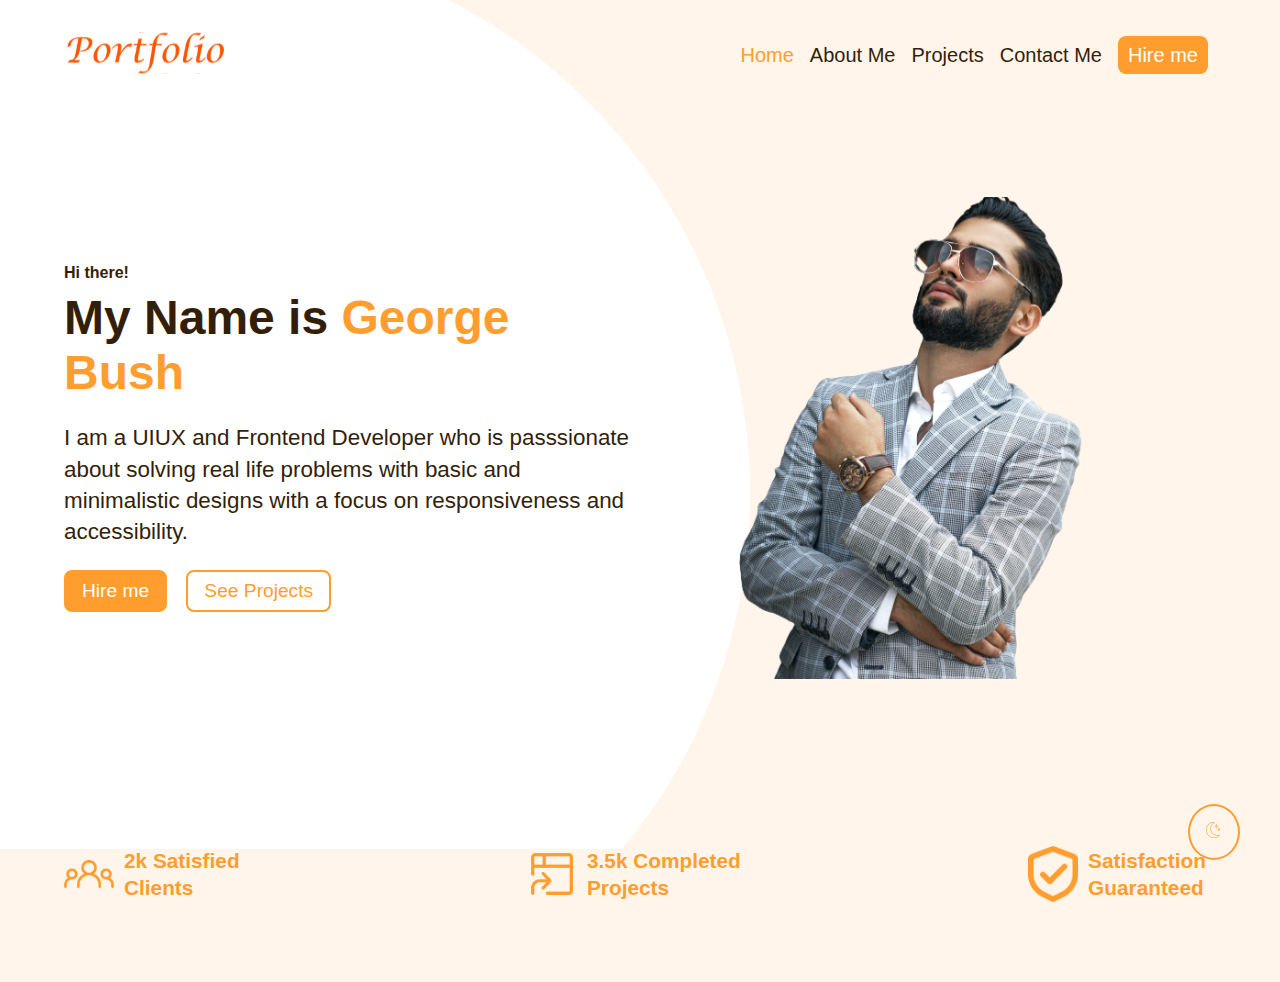
<file: index.html>
<!DOCTYPE html>
<html lang="en">
  <head>
    <meta charset="UTF-8" />
    <meta http-equiv="X-UA-Compatible" content="IE=edge" />
    <meta name="viewport" content="width=device-width, initial-scale=1.0" />
    <title>PortFolio</title>
    <link rel="stylesheet" href="style.css" />
  </head>
  <body>
    <header>
        <a href="index.html">
            <img src="assets/logo.svg" alt=""> 
         </a>
      <nav>
        <span class="close-icon">x</span>
        <a href="index.html" class="active">Home</a><a href="">About Me</a
        ><a href="">Projects</a><a href="">Contact Me</a
        ><a href="hire.html">Hire me</a>
      </nav>
      <img class="menu-icon" src="assets/menu.svg" alt="" />
    </header>
    <main>
      <div class="hero">
        <div class="hero-text">
          <h4>Hi there!</h4>
          <h1>My Name is <span>George Bush</span></h1>
          <p>
            I am a UIUX and Frontend Developer who is passsionate about solving
            real life problems with basic and minimalistic designs with a focus
            on responsiveness and accessibility.
          </p>
          <div class="cta cta-desktop">
            <button>Hire me</button> <button>See Projects</button>
          </div>
        </div>
        <div class="hero-image">
          <img src="assets/copy_unsplash-removebg-preview 2.png" alt="" />
        </div>
        <div class="cta cta-mobile">
          <button>Hire me</button> <button>See Projects</button>
        </div>
      </div>
      <div class="stats">
        <div>
          <img src="assets/Vector1.png" alt="" />
          <span
            >2k Satisfied <br />
            Clients</span
          >
        </div>
        <div>
          <img src="assets/octicon_project-symlink-24.png" alt="" />
          <span
            >3.5k Completed <br />
            Projects</span
          >
        </div>
        <div>
          <img src="assets/Vector3.png" alt="" />
          <span
            >Satisfaction <br />
            Guaranteed</span
          >
        </div>
      </div>
      <aside class="darkmode">
        <img class="toggle-image" src="assets/moon-line.png" alt="">
    </aside>
    </main>

    <script>
        const menu = document.querySelector(".menu-icon");
        const close = document.querySelector(".close-icon");
        const nav = document.querySelector("nav");
        const body = document.querySelector("body");
        const toggleImage = document.querySelector(".toggle-image");
        menu.addEventListener("click", () => {
          nav.classList.toggle("active");
          console.log("click");
        });
        close.addEventListener("click", () => {
          nav.classList.toggle("active");
          console.log("click");
        });
        toggleImage.addEventListener("click", () => {
          body.classList.toggle("dark");
          toggleImage.getAttribute("src") === "assets/moon-line.png"
            ? toggleImage.setAttribute("src", "assets/sun-line.png")
            : toggleImage.setAttribute("src", "assets/moon-line.png");
          console.log("click");
        });
      </script>
  </body>
</html>
</file>
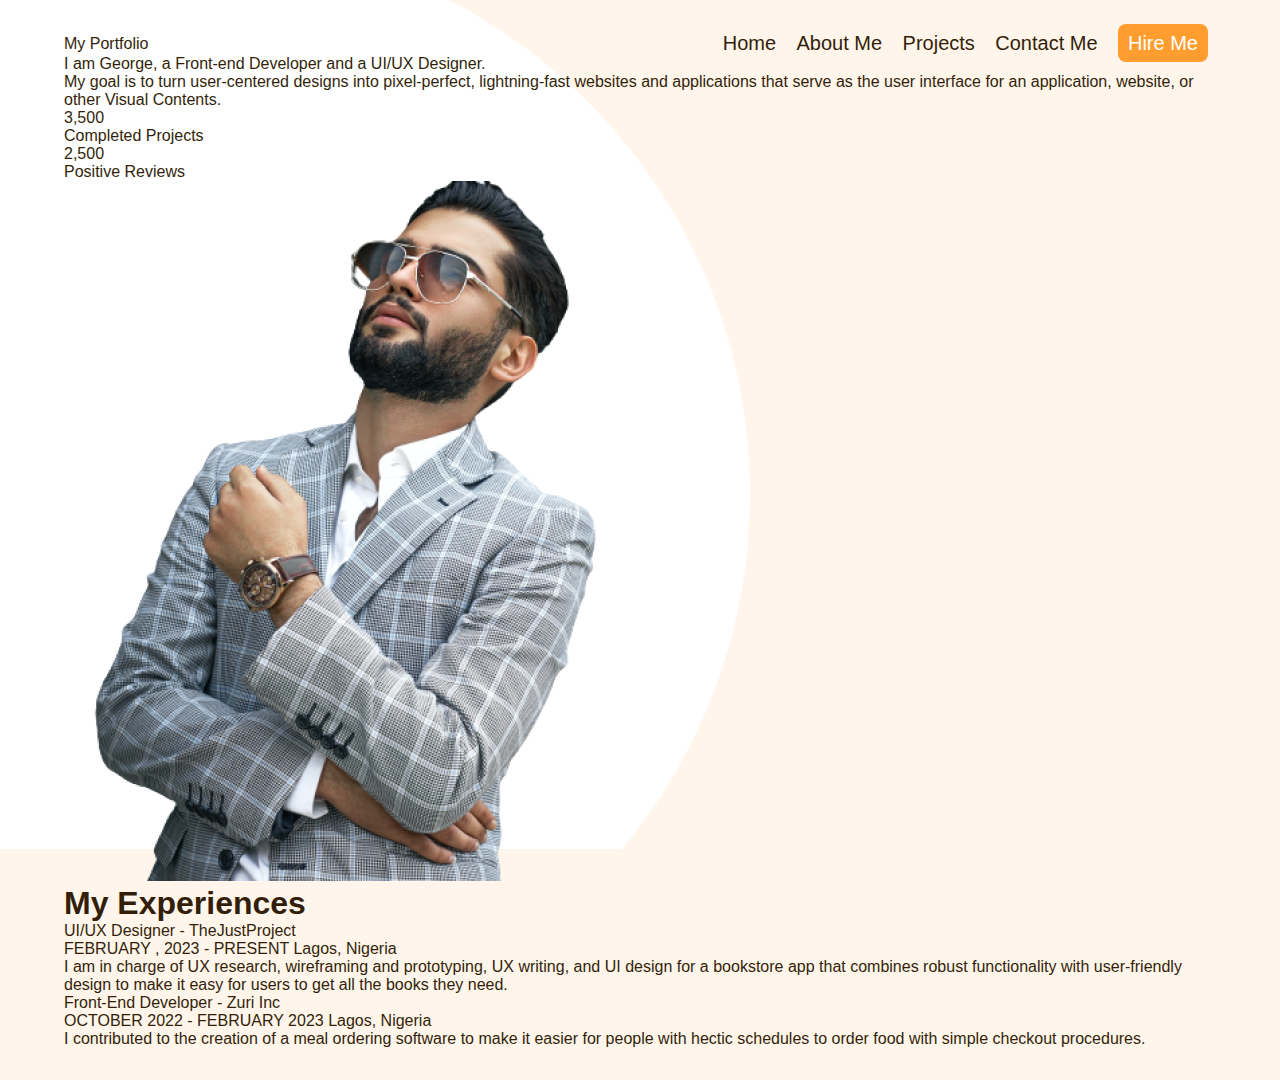
<file: about.html>
<!DOCTYPE html>
<html lang="en">
<head>
    <meta charset="UTF-8">
    <meta http-equiv="X-UA-Compatible" content="IE=edge">
    <meta name="viewport" content="width=device-width, initial-scale=1.0">
    <link rel="stylesheet" href="style.css">
    <title>About me</title>
</head>
<body>
    <header>
        <div class="portfolio">
            <p>My Portfolio</p>
        </div>

        <nav>
            <a href="">Home</a>
            <a class="about" href="">About Me</a>
            <a href="">Projects</a>
            <a href="">Contact Me</a>
            <a href="https://thejustprojects.com">Hire Me</a>
        </nav>
    </header>

    <section class="section_one">
        <div class="p_div">
            <p>I am George, a Front-end Developer and a UI/UX Designer.</p>
            <p>My goal is to turn user-centered designs into pixel-perfect, lightning-fast websites and     applications that serve as the user interface for an application, website, or other Visual Contents.</p>

            <div class="small_div">

                <div class="completed">
                    <p class="one">3,500</p>
                    <p class="two">Completed Projects</p>
                </div>
                <div class="reviews">
                    <p class="three">2,500</p>
                    <p class="four">Positive Reviews</p>
                </div>

            </div>
        </div>

        <div class="george_div">
            <img class="george" src="./images/george.png" alt="george">
        </div>

    </section>

    <section class="section_two">

        <h1> My Experiences </h1>

        <div class="first_div">

            <div class="exp_one">
    
                <span class="designer">UI/UX Designer -</span> <span class="thejustproject">TheJustProject</span> <br>
                <span class="feb">FEBRUARY , 2023 - PRESENT</span> <span class="lag">Lagos, Nigeria</span>
        
                <p class="five">I am in charge of UX research, wireframing and prototyping, UX writing, and UI design for a bookstore app that combines robust functionality with user-friendly design to make it easy for users to get all the books they need.</p> 
            </div>
    
            <div class="exp_two">
        
                <span class="front">Front-End Developer -</span> <span class="zuri"> Zuri Inc</span> <br>
                <span class="oct">OCTOBER 2022 - FEBRUARY 2023</span> <span class="lagos">Lagos, Nigeria</span>
        
                <p class="six">I contributed to the creation of a meal ordering software to make it easier for people with hectic schedules to order food with simple checkout procedures.</p> 
            </div>

        </div>

        
        
    </section>
</body>
</html>
</file>
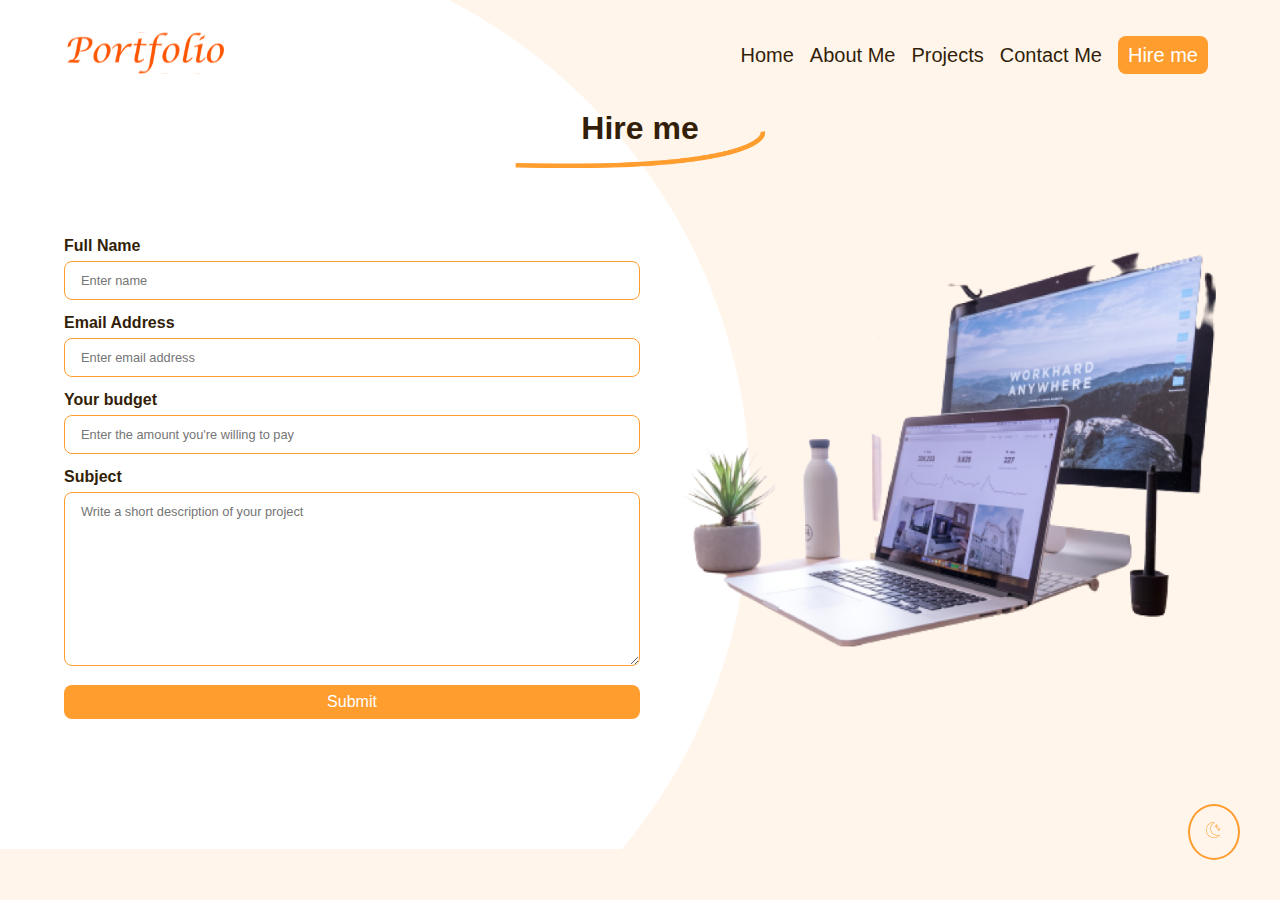
<file: hire.html>
<!DOCTYPE html>
<html lang="en">
<head>
    <meta charset="UTF-8">
    <meta http-equiv="X-UA-Compatible" content="IE=edge">
    <meta name="viewport" content="width=device-width, initial-scale=1.0">
    <title>Hire me</title>
    <link rel="stylesheet" href="style.css">
</head>
<body>
    <header>
        <a href="index.html">
           <img src="assets/logo.svg" alt=""> 
        </a>
        <nav>
          <span class="close-icon">x</span>
          <a href="index.html" >Home</a><a href="">About Me</a><a href="">Projects</a
          ><a href="">Contact Me</a><a href="hire.html">Hire me</a>
        </nav>
        <img class="menu-icon" src="assets/menu.svg" alt="" />
      </header>
      <main>
            <div class="hire-me-heading">
                <h1>Hire me</h1>
                <img src="assets/underline.png" alt="">
            </div>
            <section class="hire-me">
                <form action="">
                    <label for="">Full Name</label>
                    <input type="text" placeholder="Enter name">
                    <label for="">Email Address</label>
                    <input type="email" placeholder="Enter email address">
                    <label for="">Your budget</label>
                    <input type="number" placeholder="Enter the amount you're willing to pay">
                    <label for="">Subject</label>
                    <textarea placeholder="Write a short description of your project" name="" id="" cols="20" rows="10"></textarea>
                    <button type="submit">Submit</button>
                </form>
                <img src="assets/unsplash_hGV2TfOh0ns-removebg-preview 1.png" alt="">
            </section>
            <aside class="darkmode">
                  <img class="toggle-image" src="assets/moon-line.png" alt="">
              </aside>
      </main>
      <script>
        const menu = document.querySelector(".menu-icon");
        const close = document.querySelector(".close-icon");
        const nav = document.querySelector("nav");
        const body = document.querySelector("body");
        const toggleImage = document.querySelector(".toggle-image");
        menu.addEventListener("click", () => {
          nav.classList.toggle("active");
          console.log("click");
        });
        close.addEventListener("click", () => {
          nav.classList.toggle("active");
          console.log("click");
        });
        toggleImage.addEventListener("click", () => {
          body.classList.toggle("dark");
          toggleImage.getAttribute("src") === "assets/moon-line.png"
            ? toggleImage.setAttribute("src", "assets/sun-line.png")
            : toggleImage.setAttribute("src", "assets/moon-line.png");
          console.log("click");
        });
      </script>
</body>
</html>
</file>
<file: style.css>
* {
  margin: 0;
  padding: 0;
  box-sizing: border-box;
}
.darkmode {
  position: fixed;
  bottom: 40px;
  right: 40px;
  padding: 1em;
  border-radius: 50%;
  border: #ff9d2f 2px solid;
}
body {
  font-family: "Roboto", sans-serif;
  background-color: #fff5eb;
  background-image: url(assets/Ellipse\ 32.png);
  background-size: 750px auto;
  background-repeat: no-repeat;
  padding: 2em 4em;
  color: #331f09;
}
body.dark {
  background-image: url(assets/Ellipse\ 33.png);
  color: #ff9d2f;
}
header {
  display: flex;
  justify-content: space-between;
  align-items: center;
}
header h3 {
  font-size: 2.6rem;
}
header nav a {
  margin: 0 8px;
  text-decoration: none;
  color: #331f09;
  font-weight: 500;
  font-size: 20px;
  transition: all 0.2s ease-in-out;
}
header nav a:hover {
  scale: 1.1;
}
header nav a:last-child {
  background-color: #ff9d2f;
  color: white;
  padding: 8px 10px;
  border-radius: 8px;
}
header nav a.active {
  color: #ff9d2f;
}
header .menu-icon {
  display: none;
  transition: all 0.2s ease-in-out;
}
header .menu-icon:hover {
  scale: 1.1;
}
header .close-icon {
  display: none;
}
.hero {
  display: flex;
  justify-content: space-between;
  align-items: center;
  width: 100%;
  height: 80vh;
}
.hero-text h1 {
  font-size: 3rem;
  font-weight: 700;
  margin: 8px 0;
}
body.dark .hero-text h4 {
  color: white;
}
body.dark .hero-text h1 {
  color: white;
}
.hero-text h1 span {
  color: #ff9d2f;
}
.hero-text p {
  font-size: 1.4rem;
  font-weight: 500;
  margin: 1em 0;
  line-height: 1.4;
}
body.dark .hero-text p {
  color: white;
}
.hero-image {
  display: flex;
  justify-content: center;
}
.hero-image img {
  width: 70%;
  margin: 0 auto;
}
.cta-desktop {
  display: flex;
}
.cta-mobile {
  display: none;
}
.cta button:first-child {
  background-color: #ff9d2f;
  color: white;
  margin-right: 1em;
}
.cta button {
  color: white;
  padding: 8px 16px;
  border-radius: 8px;
  font-size: 1.2rem;
  font-weight: 500;
  margin-right: 1em;
  border: 2px solid #ff9d2f;
  background: transparent;
  color: #ff9d2f;
}
.stats {
  display: flex;
  justify-content: space-between;
  align-items: center;
  margin: 2em 0;
}
.stats div {
  display: flex;
  align-items: center;
}
.stats div span {
  font-size: 1.3rem;
  font-weight: 600;
  margin: 8px 10px;
  color: #ff9d2f;
  line-height: 1.3;
}
.stats img {
  width: 50px;
  margin: 1em 0;
}


/* hire me page */
.hire-me-heading {
  display: flex;
  flex-direction: column;
  justify-content: center;
  align-items: center;
  margin: 2em 0;
}
.hire-me-heading img{
  width: 250px;
  margin-top: -1em;
}
form {
  display: flex;
  flex-direction: column;
  width: 80%;
  max-width: 600px;
  margin: 0 auto;
}
body.dark form input, form textarea {

  border: 1px solid #ff9d2f;
  background: transparent !important;
  color: #ff9d2f;

}
form input, form textarea {
  margin: 6px 0;
  padding: 11px 16px;
  border-radius: 8px;
  font-size: 0.8rem;
  font-weight: 500;
  border: 1px solid #ff9d2f;
  background: white;
  color: #ff9d2f;
  font-family: "Roboto", sans-serif;
}

form label {
  font-size: 1rem;
  font-weight: 600;
  margin: 8px 0 0 0;
}
form button {
  background-color: #ff9d2f;
  color: white;
  margin: 0.8em 0;
  padding: 8px 16px;
  border-radius: 8px;
  font-size: 1rem;
  font-weight: 500;
border: none;
}
.hire-me {
  display: flex;
  justify-content: center;
  align-items: center;
  margin: 2em 0;
}
.hire-me img {
  width: 50%;
  margin: 1em 0;
}
.toggle-image {
  width: 16px;
}
@media (max-width: 768px) {
  body {
    background-image: url(assets/Ellipse\ 37.png);
    background-size: contain;
    padding: 2rem 2rem;
  }
  body.dark {
    background-image: url(assets/ellipse\ 38.png);
  }
  header h3 {
    font-size: 2rem;
  }
  header nav {
    display: none;
  }
  header .menu-icon {
    display: block;
    width: 24px;
  }
  header .close-icon {
    display: flex;
    margin: 20px 32px 0 auto;
    right: 12px;
    top: 12px;
    font-size: 2em;
    color: #ff9d2f;
 
  }
  header nav.active {
    display: flex;
    flex-direction: column;
    width: 100%;
    position: absolute;
    right: 0;
    top: 0;
    text-align: center;
    background-color: white;
  }
  header nav.active a {
    background-color: white;
    color: #331f09;
    padding: 10px 0;
    border-bottom: 1px solid #ccc;
    border-radius: 0;
    font-size: 16px;
  }
  .hero {
    flex-direction: column;
    height: 100%;
  }
  .hero-text {
    margin: 16px 0;
  }
  .hero-text p {
    font-size: 1.2rem;
  }
  .stats div span {
    font-size: 0.8rem;
    font-weight: 600;
    margin: 8px 10px;
    color: #ff9d2f;
    line-height: 1.3;
  }
  .stats img {
    width: 24px;
    margin: 1em 0;
  }
  .cta-mobile {
    display: flex;
    margin: 12px 0;
  }
  .cta-desktop {
    display: none;
  }
  .hire-me {
    display: flex;
    flex-direction: column-reverse;
    justify-content: center;
    align-items: center;
    margin: 2em 0;
  }
}
</file>
